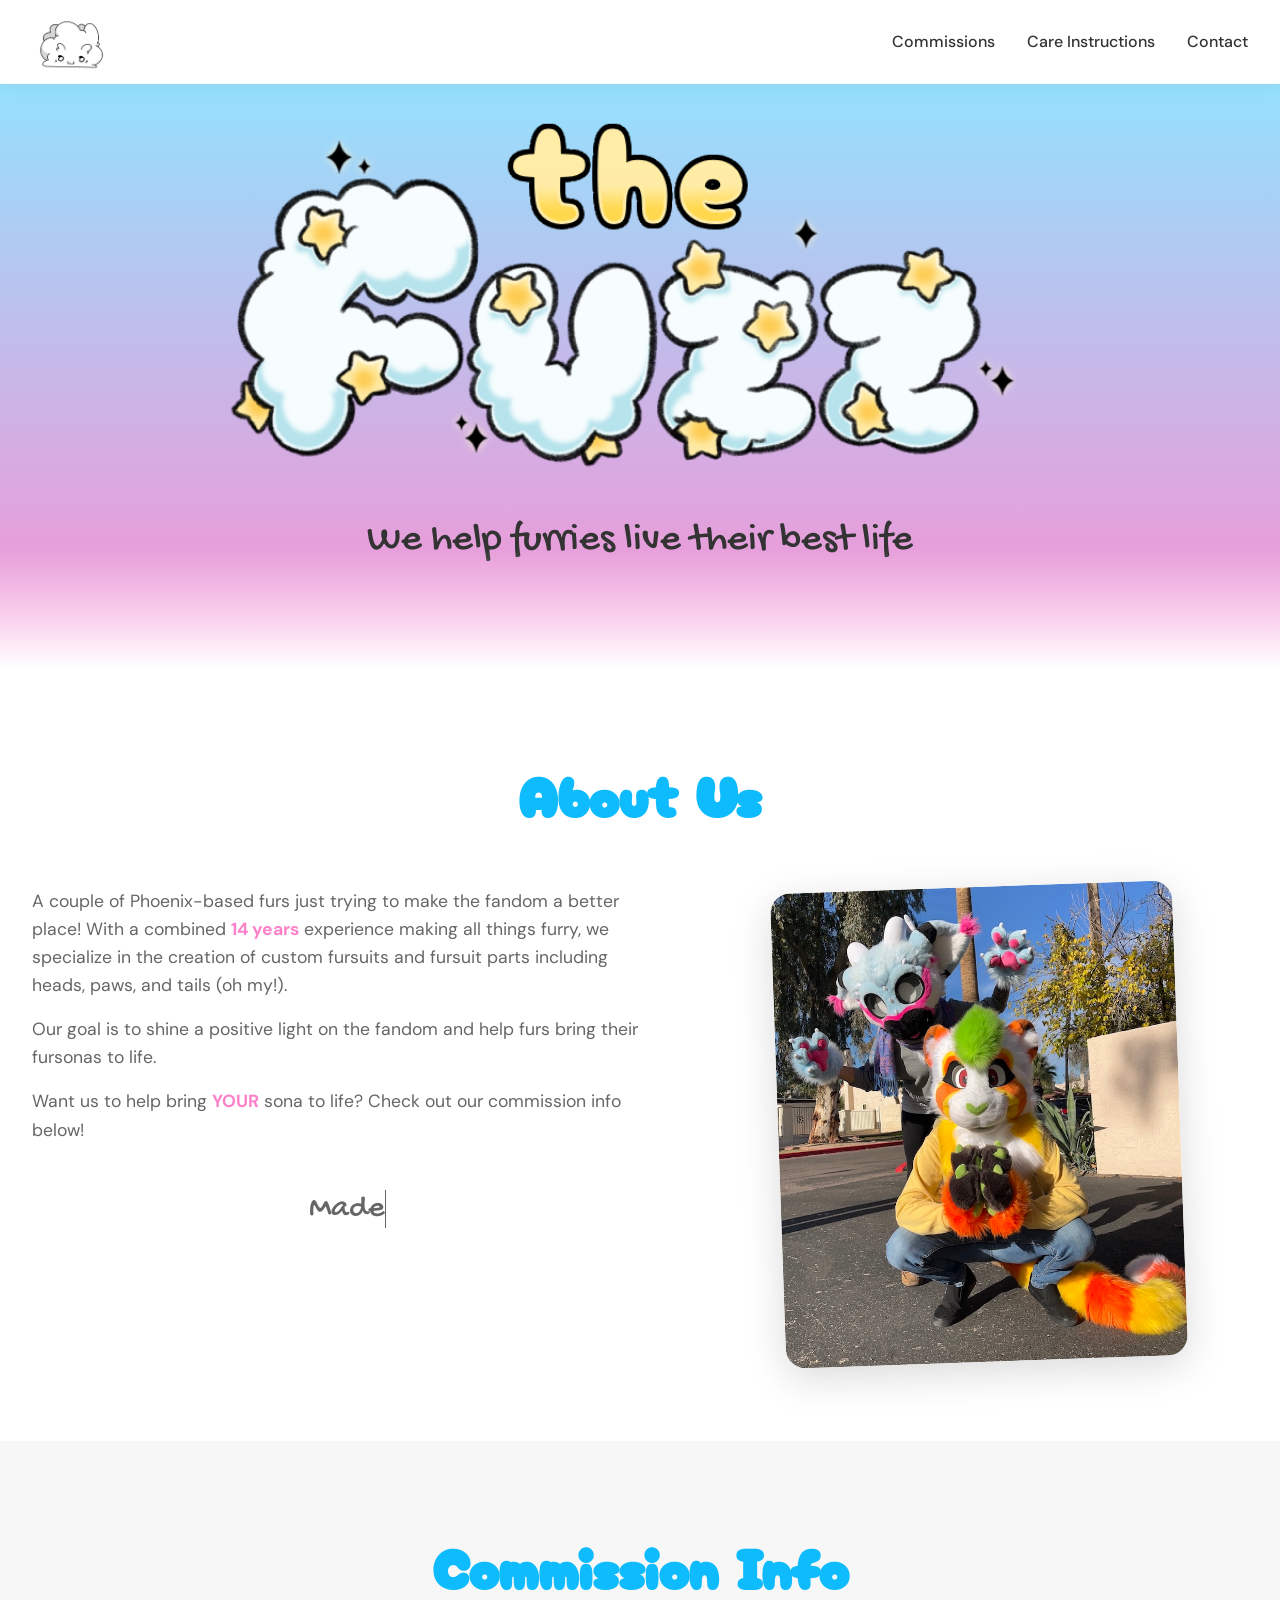
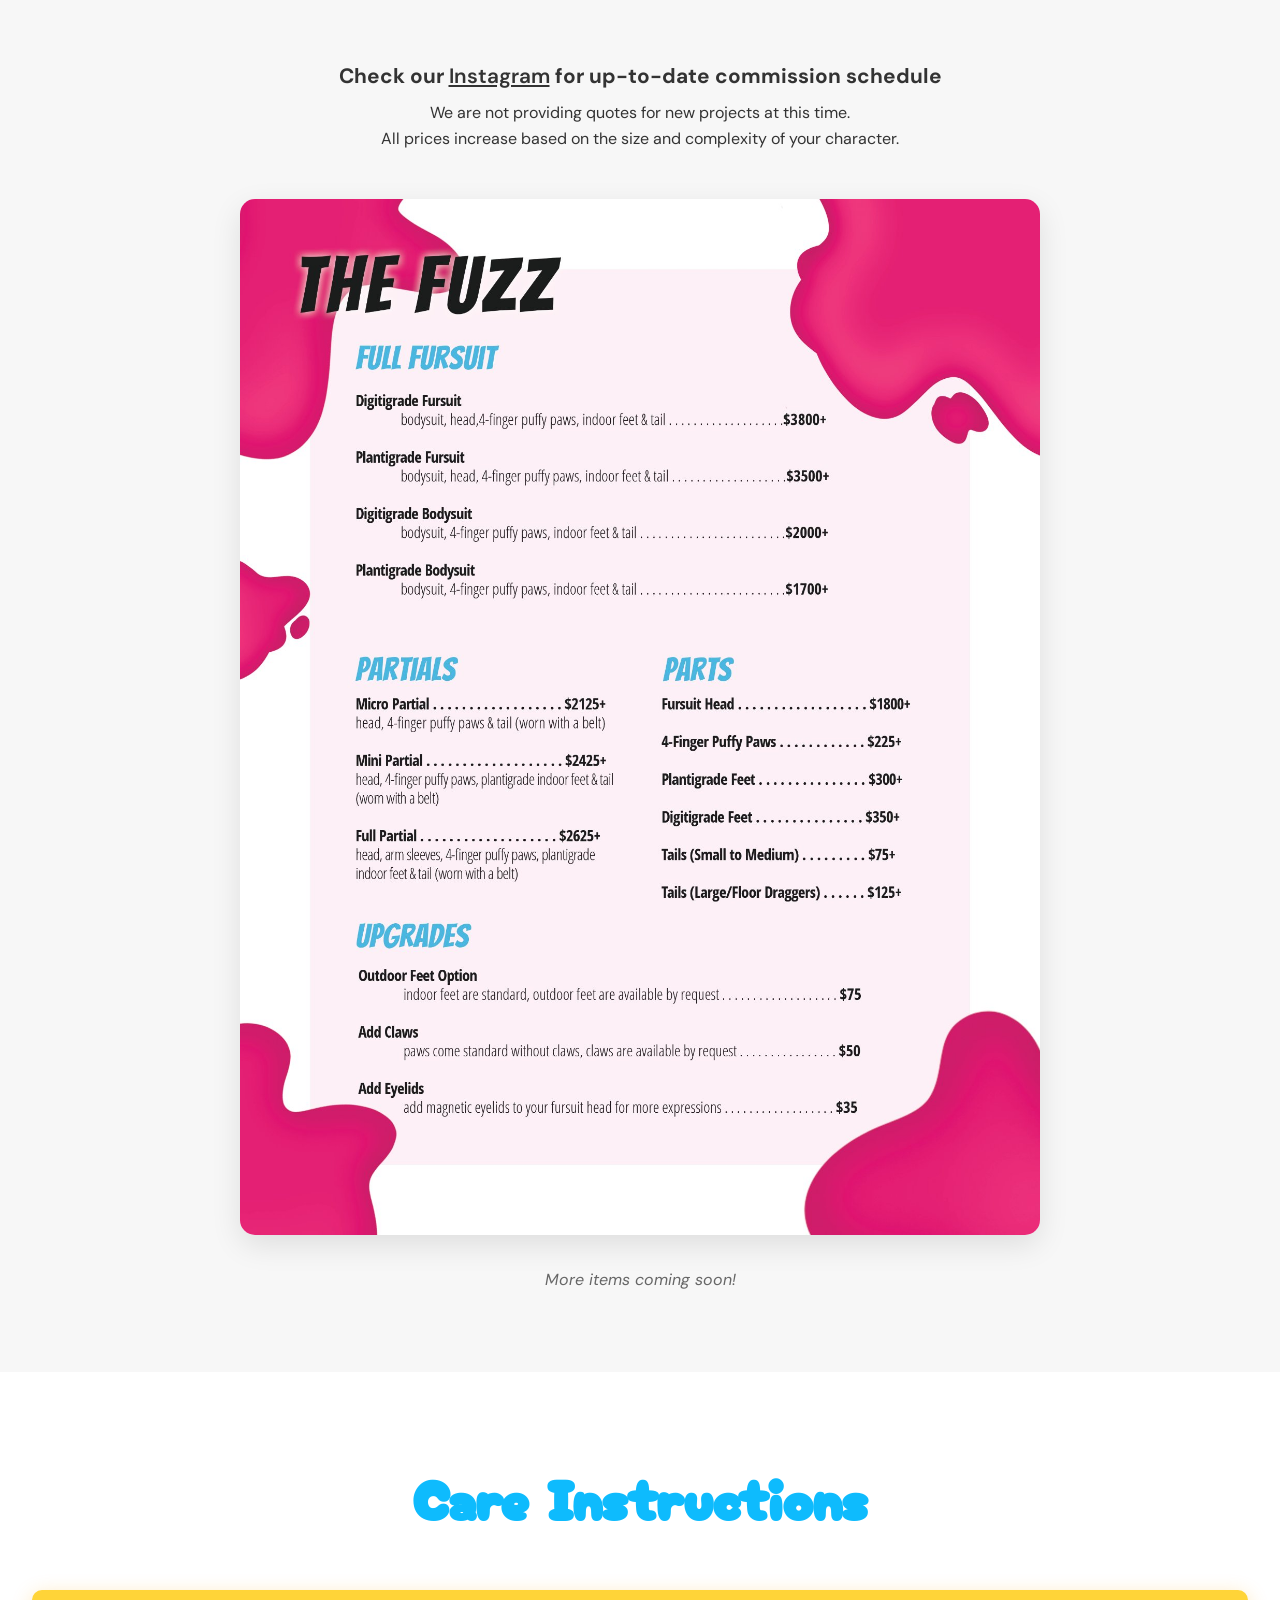
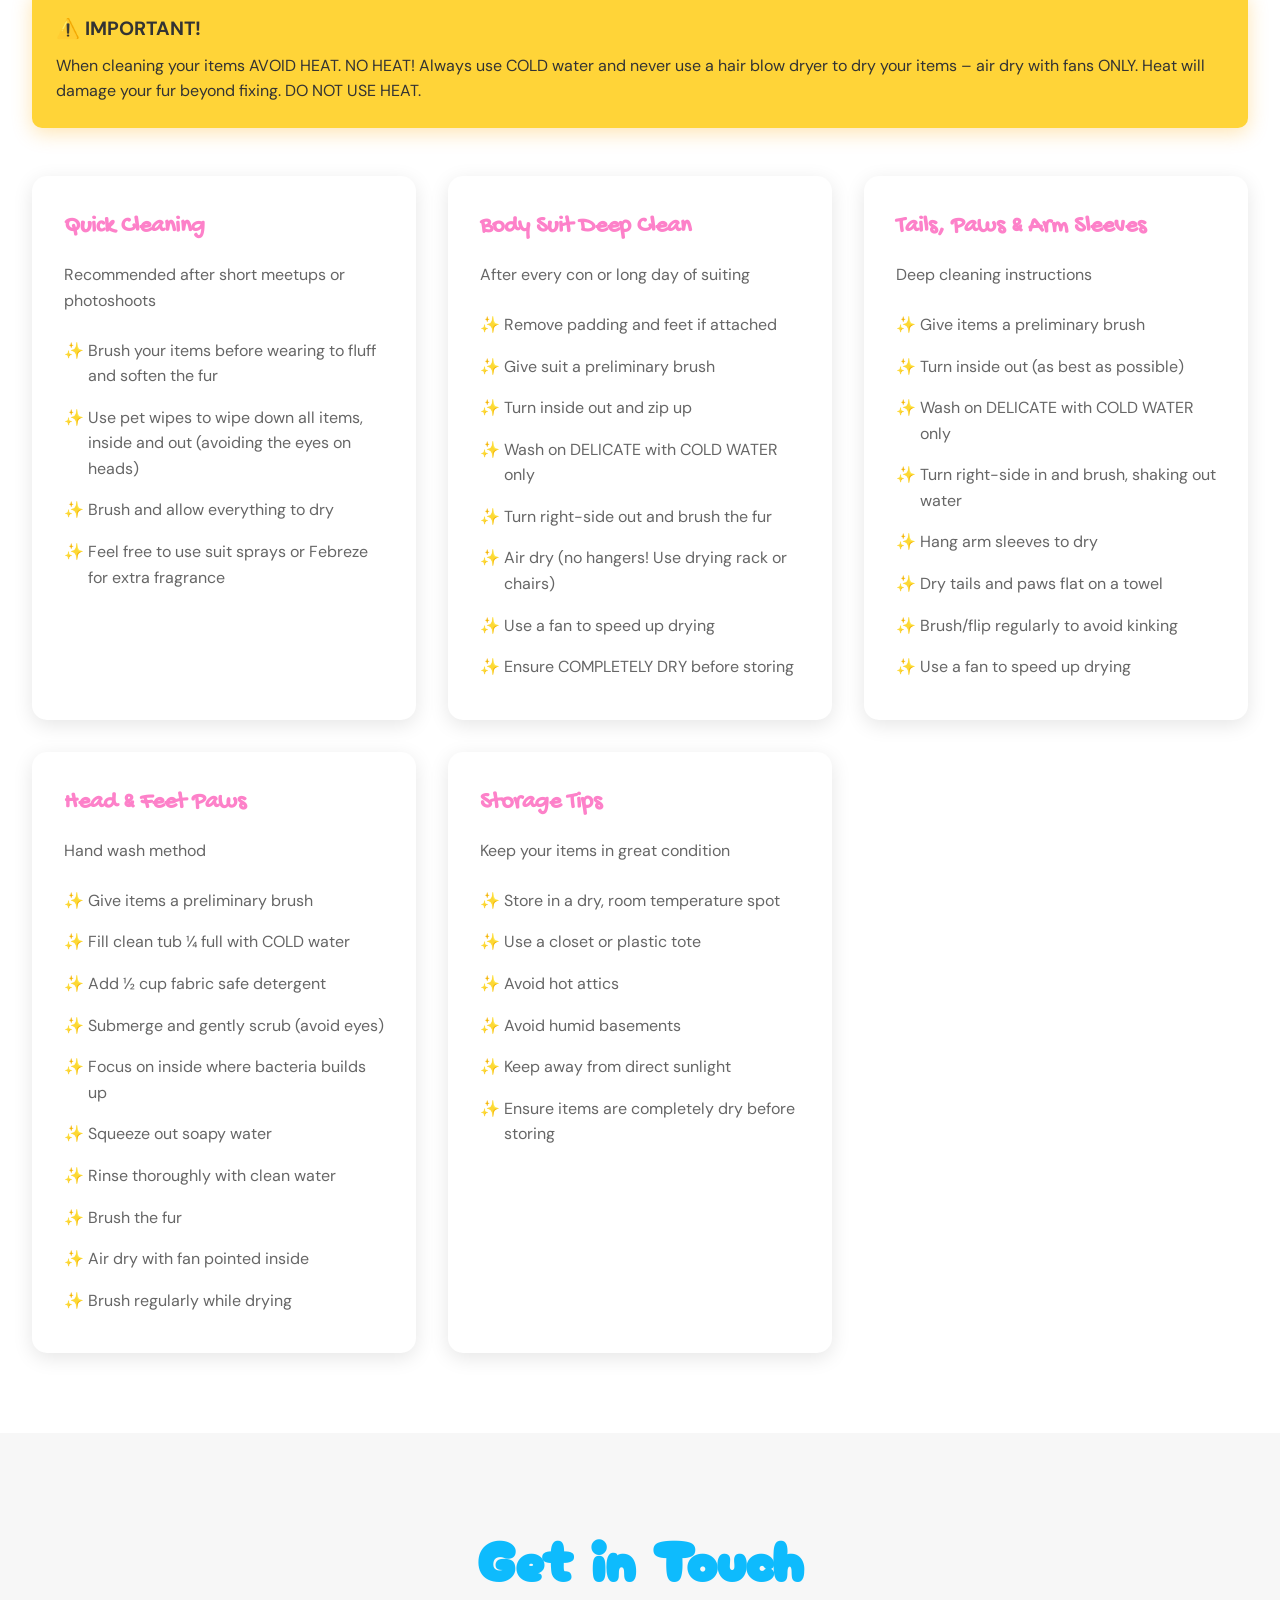
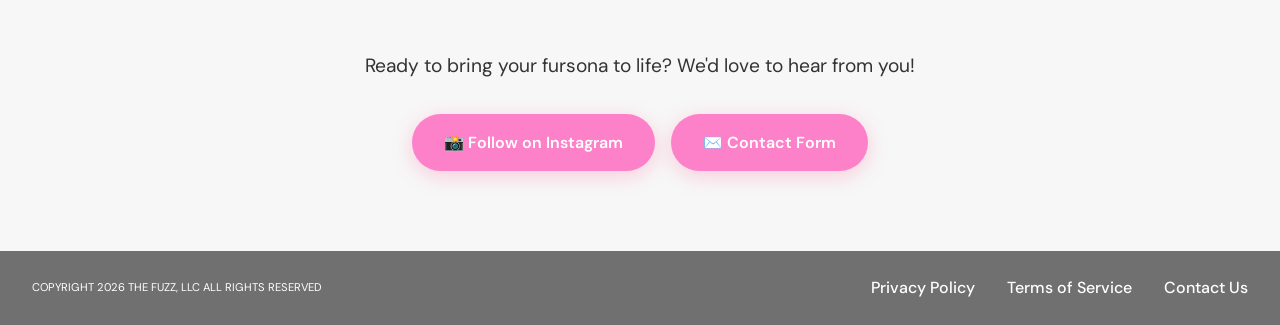
<file: index.html>
<!DOCTYPE html>
<html lang="en">
<head>
    <meta charset="UTF-8">
    <meta name="viewport" content="width=device-width, initial-scale=1.0">
    <title>The Fuzz | Custom Fursuits - Heads, Paws, Tails - OH MY!</title>
    <meta name="description" content="Phoenix-based custom fursuit makers with 14+ years experience. We specialize in custom fursuits and fursuit parts. Bring your fursona to life!">
    
    <link rel="preconnect" href="https://fonts.googleapis.com">
    <link rel="preconnect" href="https://fonts.gstatic.com" crossorigin>
    <link href="https://fonts.googleapis.com/css2?family=Cherry+Bomb+One&family=DM+Sans:wght@400;500;700&family=Fredoka:wght@400;600;700&family=Gochi+Hand&display=swap" rel="stylesheet">
    
    <link rel="stylesheet" href="styles.css">
</head>
<body>
    <!-- Navigation -->
    <nav id="navbar">
        <div class="nav-container">
            <a href="#home" class="logo">
                <img src="images/New Logo.png" alt="The Fuzz Logo">
            </a>
            <div class="menu-toggle" id="menuToggle">
                <span></span>
                <span></span>
                <span></span>
            </div>
            <ul class="nav-links" id="navLinks">
                <li><a href="#commissions">Commissions</a></li>
                <li><a href="#care">Care Instructions</a></li>
                <li><a href="https://docs.google.com/forms/d/e/1FAIpQLSfnLM-OTdppa73YeKTvmxFzulFz9ad2HIKQuMjfQakJCYizkQ/viewform" target="_blank">Contact</a></li>
            </ul>
        </div>
    </nav>

    <!-- Hero Section -->
    <section class="hero" id="home">
        <img src="images/fuzz_hero_image.PNG" alt="Heads, Paws, Tails - OH MY!" class="hero-image">
        <div class="hero-content">
            <p class="tagline">We help furries live their best life</p>
        </div>
    </section>

    <!-- About Section -->
    <section id="about">
        <h2 class="section-title">About Us</h2>
        <div class="about-content">
            <div class="about-text">
                <p>A couple of Phoenix-based furs just trying to make the fandom a better place! With a combined <strong>14 years</strong> experience making all things furry, we specialize in the creation of custom fursuits and fursuit parts including heads, paws, and tails (oh my!).</p>
                <p>Our goal is to shine a positive light on the fandom and help furs bring their fursonas to life.</p>
                <p>Want us to help bring <strong>YOUR</strong> sona to life? Check out our commission info below!</p>
                <p class="tagline typewriter-line" aria-label="Made for Furries. Made by Furries.">Made <span class="typewriter-fuzz"></span></p>
            </div>
            <div class="about-image">
                <img src="images/munchie_squeeks.JPEG" alt="Munchie and Squeeks, the creators of The Fuzz">
            </div>
        </div>
    </section>

    <!-- Commission Info Section -->
    <section id="commissions">
        <h2 class="section-title">Commission Info</h2>
        
        <div class="commission-note">
            <strong>Check our <a href="https://www.instagram.com/itssofuzzyy/" target="_blank">Instagram</a> for up-to-date commission schedule</strong>
            <p>We are not providing quotes for new projects at this time.</p>
            <p>All prices increase based on the size and complexity of your character.</p>
        </div>

        <div class="pricing-menu">
            <img src="[data-uri]" alt="The Fuzz Pricing Menu">
        </div>
        
        <p class="coming-soon">More items coming soon!</p>
    </section>

    <!-- Care Instructions Section -->
    <section id="care">
        <h2 class="section-title">Care Instructions</h2>
        
        <div class="warning-box">
            <strong>⚠️ IMPORTANT!</strong>
            <p>When cleaning your items AVOID HEAT. NO HEAT! Always use COLD water and never use a hair blow dryer to dry your items – air dry with fans ONLY. Heat will damage your fur beyond fixing. DO NOT USE HEAT.</p>
        </div>

        <div class="care-grid">
            <div class="care-card">
                <h3>Quick Cleaning</h3>
                <p class="care-subtitle">Recommended after short meetups or photoshoots</p>
                <ul>
                    <li>Brush your items before wearing to fluff and soften the fur</li>
                    <li>Use pet wipes to wipe down all items, inside and out (avoiding the eyes on heads)</li>
                    <li>Brush and allow everything to dry</li>
                    <li>Feel free to use suit sprays or Febreze for extra fragrance</li>
                </ul>
            </div>

            <div class="care-card">
                <h3>Body Suit Deep Clean</h3>
                <p class="care-subtitle">After every con or long day of suiting</p>
                <ul>
                    <li>Remove padding and feet if attached</li>
                    <li>Give suit a preliminary brush</li>
                    <li>Turn inside out and zip up</li>
                    <li>Wash on DELICATE with COLD WATER only</li>
                    <li>Turn right-side out and brush the fur</li>
                    <li>Air dry (no hangers! Use drying rack or chairs)</li>
                    <li>Use a fan to speed up drying</li>
                    <li>Ensure COMPLETELY DRY before storing</li>
                </ul>
            </div>

            <div class="care-card">
                <h3>Tails, Paws & Arm Sleeves</h3>
                <p class="care-subtitle">Deep cleaning instructions</p>
                <ul>
                    <li>Give items a preliminary brush</li>
                    <li>Turn inside out (as best as possible)</li>
                    <li>Wash on DELICATE with COLD WATER only</li>
                    <li>Turn right-side in and brush, shaking out water</li>
                    <li>Hang arm sleeves to dry</li>
                    <li>Dry tails and paws flat on a towel</li>
                    <li>Brush/flip regularly to avoid kinking</li>
                    <li>Use a fan to speed up drying</li>
                </ul>
            </div>

            <div class="care-card">
                <h3>Head & Feet Paws</h3>
                <p class="care-subtitle">Hand wash method</p>
                <ul>
                    <li>Give items a preliminary brush</li>
                    <li>Fill clean tub ¼ full with COLD water</li>
                    <li>Add ½ cup fabric safe detergent</li>
                    <li>Submerge and gently scrub (avoid eyes)</li>
                    <li>Focus on inside where bacteria builds up</li>
                    <li>Squeeze out soapy water</li>
                    <li>Rinse thoroughly with clean water</li>
                    <li>Brush the fur</li>
                    <li>Air dry with fan pointed inside</li>
                    <li>Brush regularly while drying</li>
                </ul>
            </div>

            <div class="care-card">
                <h3>Storage Tips</h3>
                <p class="care-subtitle">Keep your items in great condition</p>
                <ul>
                    <li>Store in a dry, room temperature spot</li>
                    <li>Use a closet or plastic tote</li>
                    <li>Avoid hot attics</li>
                    <li>Avoid humid basements</li>
                    <li>Keep away from direct sunlight</li>
                    <li>Ensure items are completely dry before storing</li>
                </ul>
            </div>
        </div>
    </section>

    <!-- Contact Section -->
    <section id="contact">
        <h2 class="section-title">Get in Touch</h2>
        <div class="contact-content">
            <p class="contact-intro">Ready to bring your fursona to life? We'd love to hear from you!</p>
            <div class="contact-buttons">
                <a href="https://www.instagram.com/itssofuzzyy/" class="contact-button primary" target="_blank">
                    📸 Follow on Instagram
                </a>
                <a href="https://goo.gl/forms/WeSsXRa6RvyVWK473" class="contact-button primary" target="_blank">
                    ✉️ Contact Form
                </a>
            </div>
        </div>
    </section>

    <!-- Footer -->
    <footer>
        <div class="footer-inner">
            <p class="footer-copyright">COPYRIGHT 2026 THE FUZZ, LLC ALL RIGHTS RESERVED</p>
            <ul class="footer-links">
                <li><a href="privacy-policy.html">Privacy Policy</a></li>
                <li><a href="terms-of-service.html">Terms of Service</a></li>
                <li><a href="https://docs.google.com/forms/d/e/1FAIpQLSfnLM-OTdppa73YeKTvmxFzulFz9ad2HIKQuMjfQakJCYizkQ/viewform" target="_blank">Contact Us</a></li>
            </ul>
        </div>
    </footer>

    <!-- Scroll to Top Button -->
    <div class="scroll-top" id="scrollTop">
        ↑
    </div>

    <script>
        // Mobile menu toggle
        const menuToggle = document.getElementById('menuToggle');
        const navLinks = document.getElementById('navLinks');
        
        menuToggle.addEventListener('click', () => {
            navLinks.classList.toggle('active');
        });
        
        // Close mobile menu when a link is clicked
        navLinks.querySelectorAll('a').forEach(link => {
            link.addEventListener('click', () => {
                navLinks.classList.remove('active');
            });
        });
        
        // Navbar scroll effect
        const navbar = document.getElementById('navbar');
        window.addEventListener('scroll', () => {
            if (window.scrollY > 50) {
                navbar.classList.add('scrolled');
            } else {
                navbar.classList.remove('scrolled');
            }
        });
        
        // Scroll to top button
        const scrollTop = document.getElementById('scrollTop');
        
        window.addEventListener('scroll', () => {
            if (window.scrollY > 300) {
                scrollTop.classList.add('visible');
            } else {
                scrollTop.classList.remove('visible');
            }
        });
        
        scrollTop.addEventListener('click', () => {
            window.scrollTo({
                top: 0,
                behavior: 'smooth'
            });
        });
    </script>
</body>
</html>
</file>
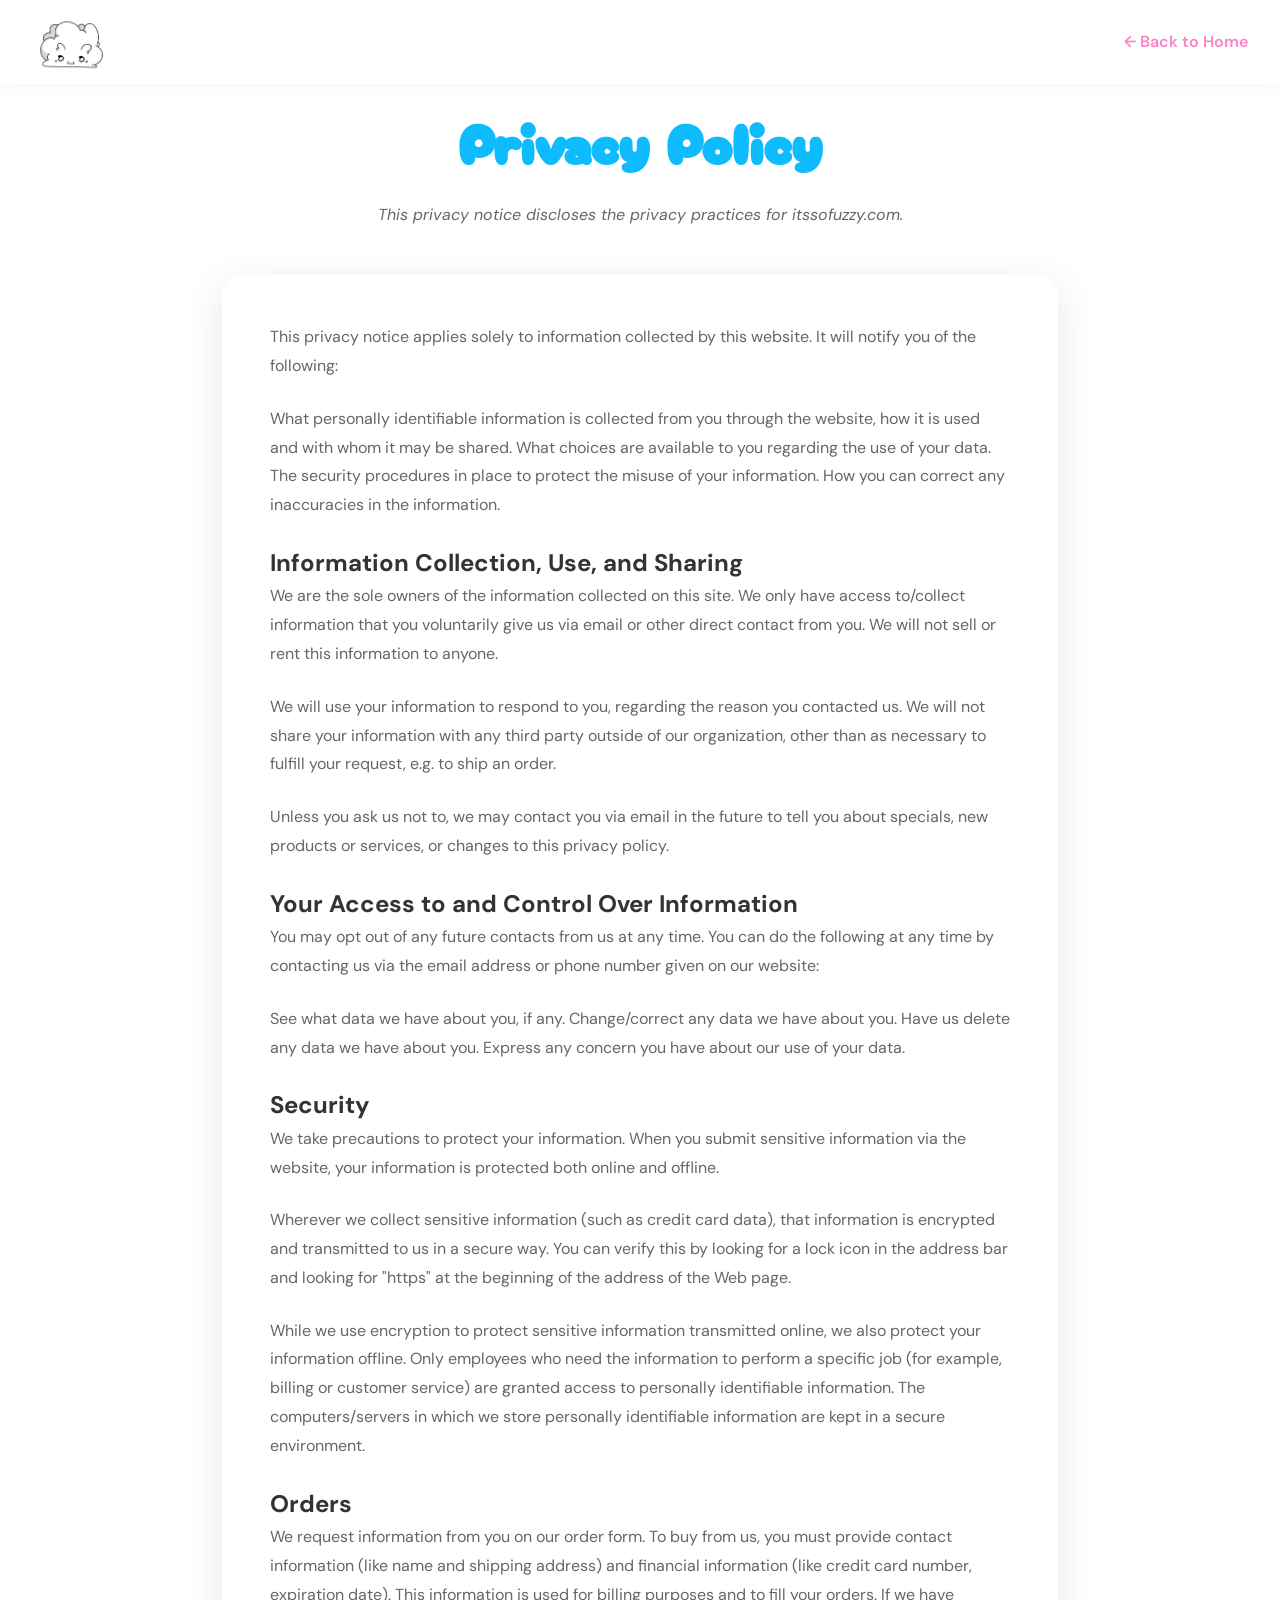
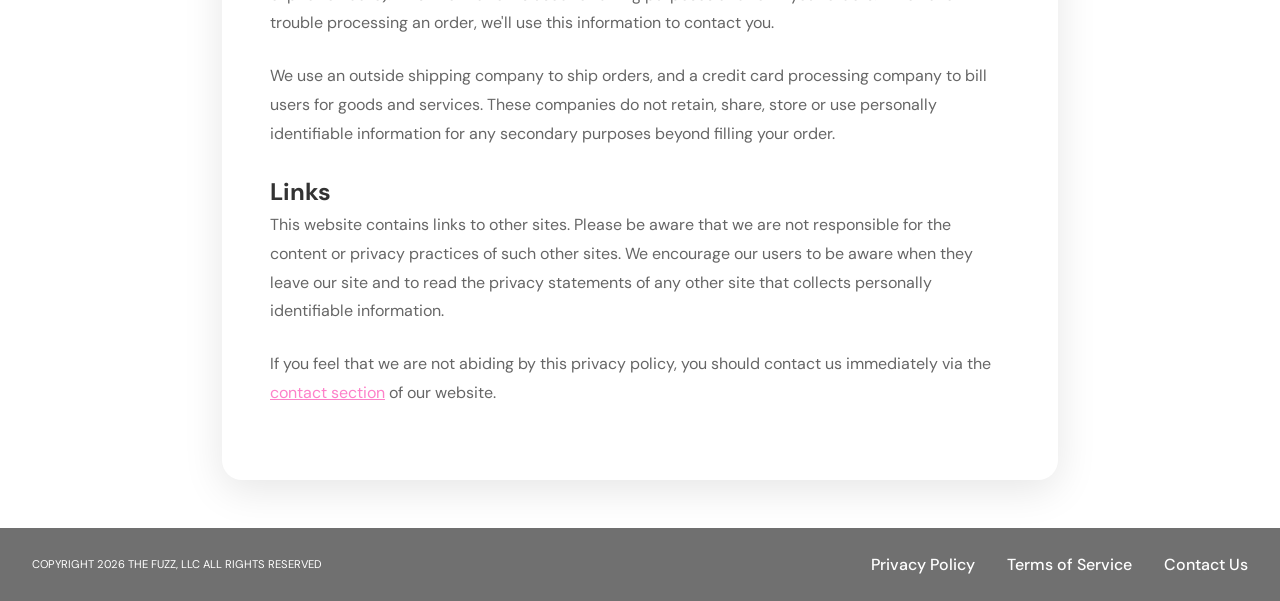
<file: privacy-policy.html>
<!DOCTYPE html>
<html lang="en">
<head>
    <meta charset="UTF-8">
    <meta name="viewport" content="width=device-width, initial-scale=1.0">
    <title>Privacy Policy - The Fuzz</title>
    <meta name="description" content="Privacy Policy for The Fuzz custom fursuit commissions">

    <link rel="preconnect" href="https://fonts.googleapis.com">
    <link rel="preconnect" href="https://fonts.gstatic.com" crossorigin>
    <link href="https://fonts.googleapis.com/css2?family=Cherry+Bomb+One&family=DM+Sans:wght@400;500;700&family=Fredoka:wght@400;600;700&family=Gochi+Hand&display=swap" rel="stylesheet">

    <link rel="stylesheet" href="styles.css">
</head>
<body>
    <!-- Navigation -->
    <nav>
        <div class="nav-container">
            <a href="index.html" class="logo">
                <img src="images/New Logo.png" alt="The Fuzz Logo">
            </a>
            <a href="index.html" class="back-link">← Back to Home</a>
        </div>
    </nav>

    <!-- Main Content -->
    <div class="container">
        <div class="terms-header">
            <h1>Privacy Policy</h1>
            <p>This privacy notice discloses the privacy practices for itssofuzzy.com.</p>
        </div>

        <div class="terms-content">
            <p>This privacy notice applies solely to information collected by this website. It will notify you of the following:</p>
            <p>What personally identifiable information is collected from you through the website, how it is used and with whom it may be shared. What choices are available to you regarding the use of your data. The security procedures in place to protect the misuse of your information. How you can correct any inaccuracies in the information.</p>

            <h2>Information Collection, Use, and Sharing</h2>
            <p>We are the sole owners of the information collected on this site. We only have access to/collect information that you voluntarily give us via email or other direct contact from you. We will not sell or rent this information to anyone.</p>
            <p>We will use your information to respond to you, regarding the reason you contacted us. We will not share your information with any third party outside of our organization, other than as necessary to fulfill your request, e.g. to ship an order.</p>
            <p>Unless you ask us not to, we may contact you via email in the future to tell you about specials, new products or services, or changes to this privacy policy.</p>

            <h2>Your Access to and Control Over Information</h2>
            <p>You may opt out of any future contacts from us at any time. You can do the following at any time by contacting us via the email address or phone number given on our website:</p>
            <p>See what data we have about you, if any. Change/correct any data we have about you. Have us delete any data we have about you. Express any concern you have about our use of your data.</p>

            <h2>Security</h2>
            <p>We take precautions to protect your information. When you submit sensitive information via the website, your information is protected both online and offline.</p>
            <p>Wherever we collect sensitive information (such as credit card data), that information is encrypted and transmitted to us in a secure way. You can verify this by looking for a lock icon in the address bar and looking for "https" at the beginning of the address of the Web page.</p>
            <p>While we use encryption to protect sensitive information transmitted online, we also protect your information offline. Only employees who need the information to perform a specific job (for example, billing or customer service) are granted access to personally identifiable information. The computers/servers in which we store personally identifiable information are kept in a secure environment.</p>

            <h2>Orders</h2>
            <p>We request information from you on our order form. To buy from us, you must provide contact information (like name and shipping address) and financial information (like credit card number, expiration date). This information is used for billing purposes and to fill your orders. If we have trouble processing an order, we'll use this information to contact you.</p>
            <p>We use an outside shipping company to ship orders, and a credit card processing company to bill users for goods and services. These companies do not retain, share, store or use personally identifiable information for any secondary purposes beyond filling your order.</p>

            <h2>Links</h2>
            <p>This website contains links to other sites. Please be aware that we are not responsible for the content or privacy practices of such other sites. We encourage our users to be aware when they leave our site and to read the privacy statements of any other site that collects personally identifiable information.</p>

            <p>If you feel that we are not abiding by this privacy policy, you should contact us immediately via the <a href="index.html#contact">contact section</a> of our website.</p>
        </div>
    </div>

    <!-- Footer -->
    <footer>
        <div class="footer-inner">
            <p class="footer-copyright">COPYRIGHT 2026 THE FUZZ, LLC ALL RIGHTS RESERVED</p>
            <ul class="footer-links">
                <li><a href="privacy-policy.html">Privacy Policy</a></li>
                <li><a href="terms-of-service.html">Terms of Service</a></li>
                <li><a href="index.html#contact">Contact Us</a></li>
            </ul>
        </div>
    </footer>
</body>
</html>
</file>
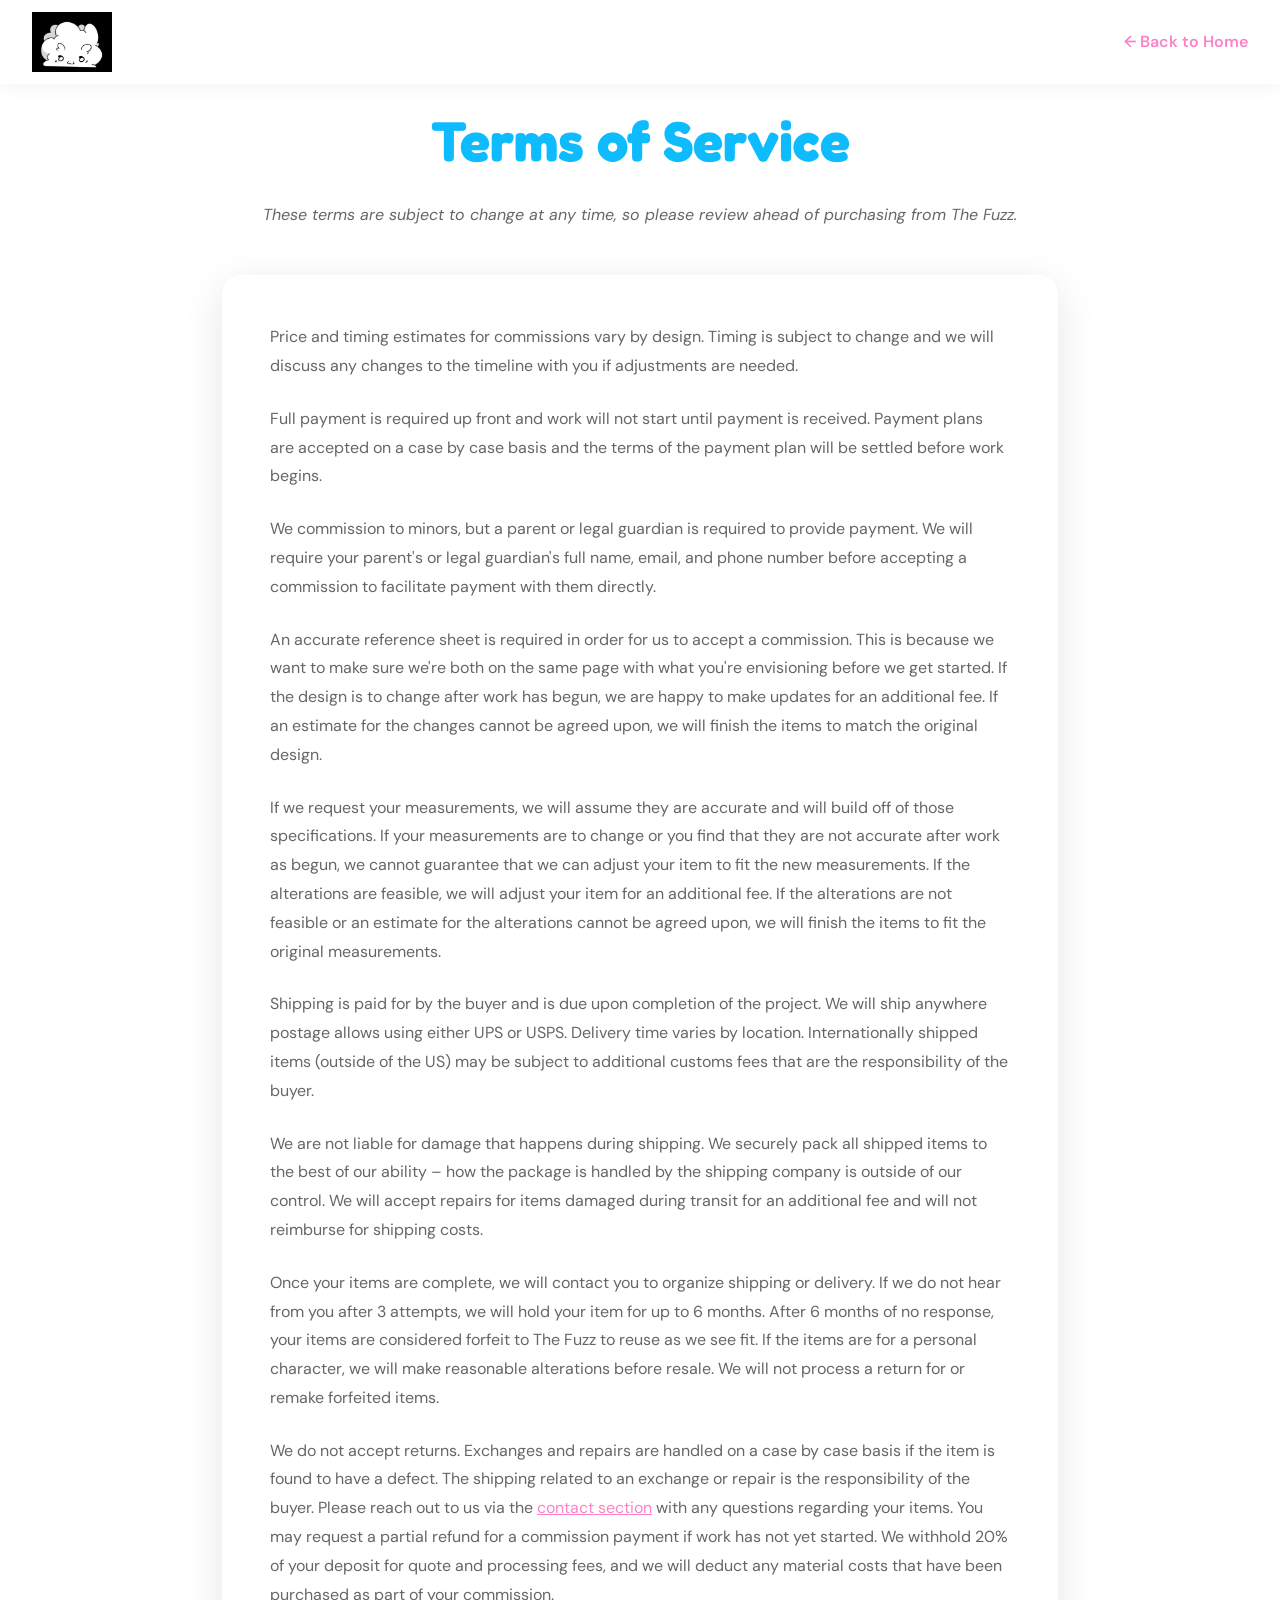
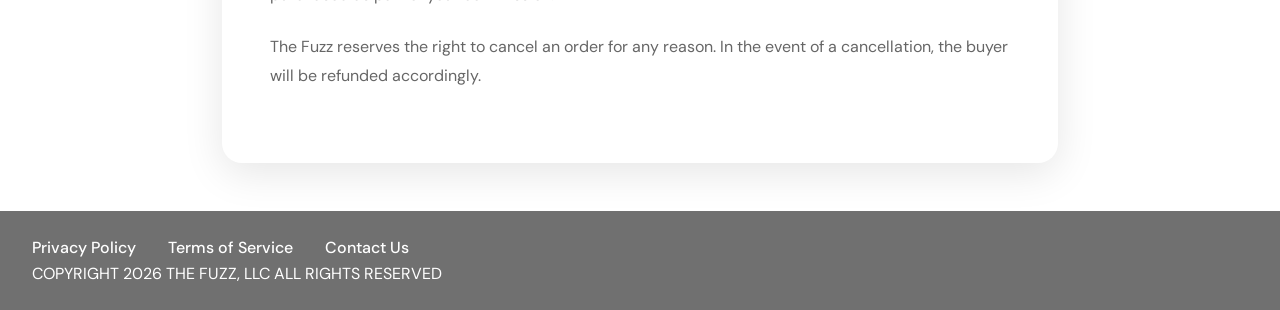
<file: term-of-service.html>
<!DOCTYPE html>
<html lang="en">
<head>
    <meta charset="UTF-8">
    <meta name="viewport" content="width=device-width, initial-scale=1.0">
    <title>Terms of Service - The Fuzz</title>
    <meta name="description" content="Terms of Service for The Fuzz custom fursuit commissions">
    
    <link rel="preconnect" href="https://fonts.googleapis.com">
    <link rel="preconnect" href="https://fonts.gstatic.com" crossorigin>
    <link href="https://fonts.googleapis.com/css2?family=Fredoka:wght@400;600;700&family=DM+Sans:wght@400;500;700&display=swap" rel="stylesheet">
    
    <link rel="stylesheet" href="styles.css">
</head>
<body>
    <!-- Navigation -->
    <nav>
        <div class="nav-container">
            <a href="index.html" class="logo">
                <img src="[data-uri]" alt="The Fuzz">
            </a>
            <a href="index.html" class="back-link">← Back to Home</a>
        </div>
    </nav>

    <!-- Main Content -->
    <div class="container">
        <div class="terms-header">
            <h1>Terms of Service</h1>
            <p>These terms are subject to change at any time, so please review ahead of purchasing from The Fuzz.</p>
        </div>
        
        <div class="terms-content">
            <p>Price and timing estimates for commissions vary by design. Timing is subject to change and we will discuss any changes to the timeline with you if adjustments are needed.</p>

            <p>Full payment is required up front and work will not start until payment is received. Payment plans are accepted on a case by case basis and the terms of the payment plan will be settled before work begins.</p>

            <p>We commission to minors, but a parent or legal guardian is required to provide payment. We will require your parent's or legal guardian's full name, email, and phone number before accepting a commission to facilitate payment with them directly.</p>

            <p>An accurate reference sheet is required in order for us to accept a commission. This is because we want to make sure we're both on the same page with what you're envisioning before we get started. If the design is to change after work has begun, we are happy to make updates for an additional fee. If an estimate for the changes cannot be agreed upon, we will finish the items to match the original design.</p>

            <p>If we request your measurements, we will assume they are accurate and will build off of those specifications. If your measurements are to change or you find that they are not accurate after work as begun, we cannot guarantee that we can adjust your item to fit the new measurements. If the alterations are feasible, we will adjust your item for an additional fee. If the alterations are not feasible or an estimate for the alterations cannot be agreed upon, we will finish the items to fit the original measurements.</p>

            <p>Shipping is paid for by the buyer and is due upon completion of the project. We will ship anywhere postage allows using either UPS or USPS. Delivery time varies by location. Internationally shipped items (outside of the US) may be subject to additional customs fees that are the responsibility of the buyer.</p>

            <p>We are not liable for damage that happens during shipping. We securely pack all shipped items to the best of our ability – how the package is handled by the shipping company is outside of our control. We will accept repairs for items damaged during transit for an additional fee and will not reimburse for shipping costs.</p>

            <p>Once your items are complete, we will contact you to organize shipping or delivery. If we do not hear from you after 3 attempts, we will hold your item for up to 6 months. After 6 months of no response, your items are considered forfeit to The Fuzz to reuse as we see fit. If the items are for a personal character, we will make reasonable alterations before resale. We will not process a return for or remake forfeited items.</p>

            <p>We do not accept returns. Exchanges and repairs are handled on a case by case basis if the item is found to have a defect. The shipping related to an exchange or repair is the responsibility of the buyer. Please reach out to us via the <a href="index.html#contact">contact section</a> with any questions regarding your items. You may request a partial refund for a commission payment if work has not yet started. We withhold 20% of your deposit for quote and processing fees, and we will deduct any material costs that have been purchased as part of your commission.</p>

            <p>The Fuzz reserves the right to cancel an order for any reason. In the event of a cancellation, the buyer will be refunded accordingly.</p>
        </div>
    </div>

    <!-- Footer -->
    <footer>
        <div class="footer-links">
            <a href="http://itssofuzzy.com/privacy-policy/">Privacy Policy</a>
            <a href="terms.html">Terms of Service</a>
            <a href="index.html#contact">Contact Us</a>
        </div>
        <p>COPYRIGHT 2026 THE FUZZ, LLC ALL RIGHTS RESERVED</p>
    </footer>
</body>
</html>
</file>
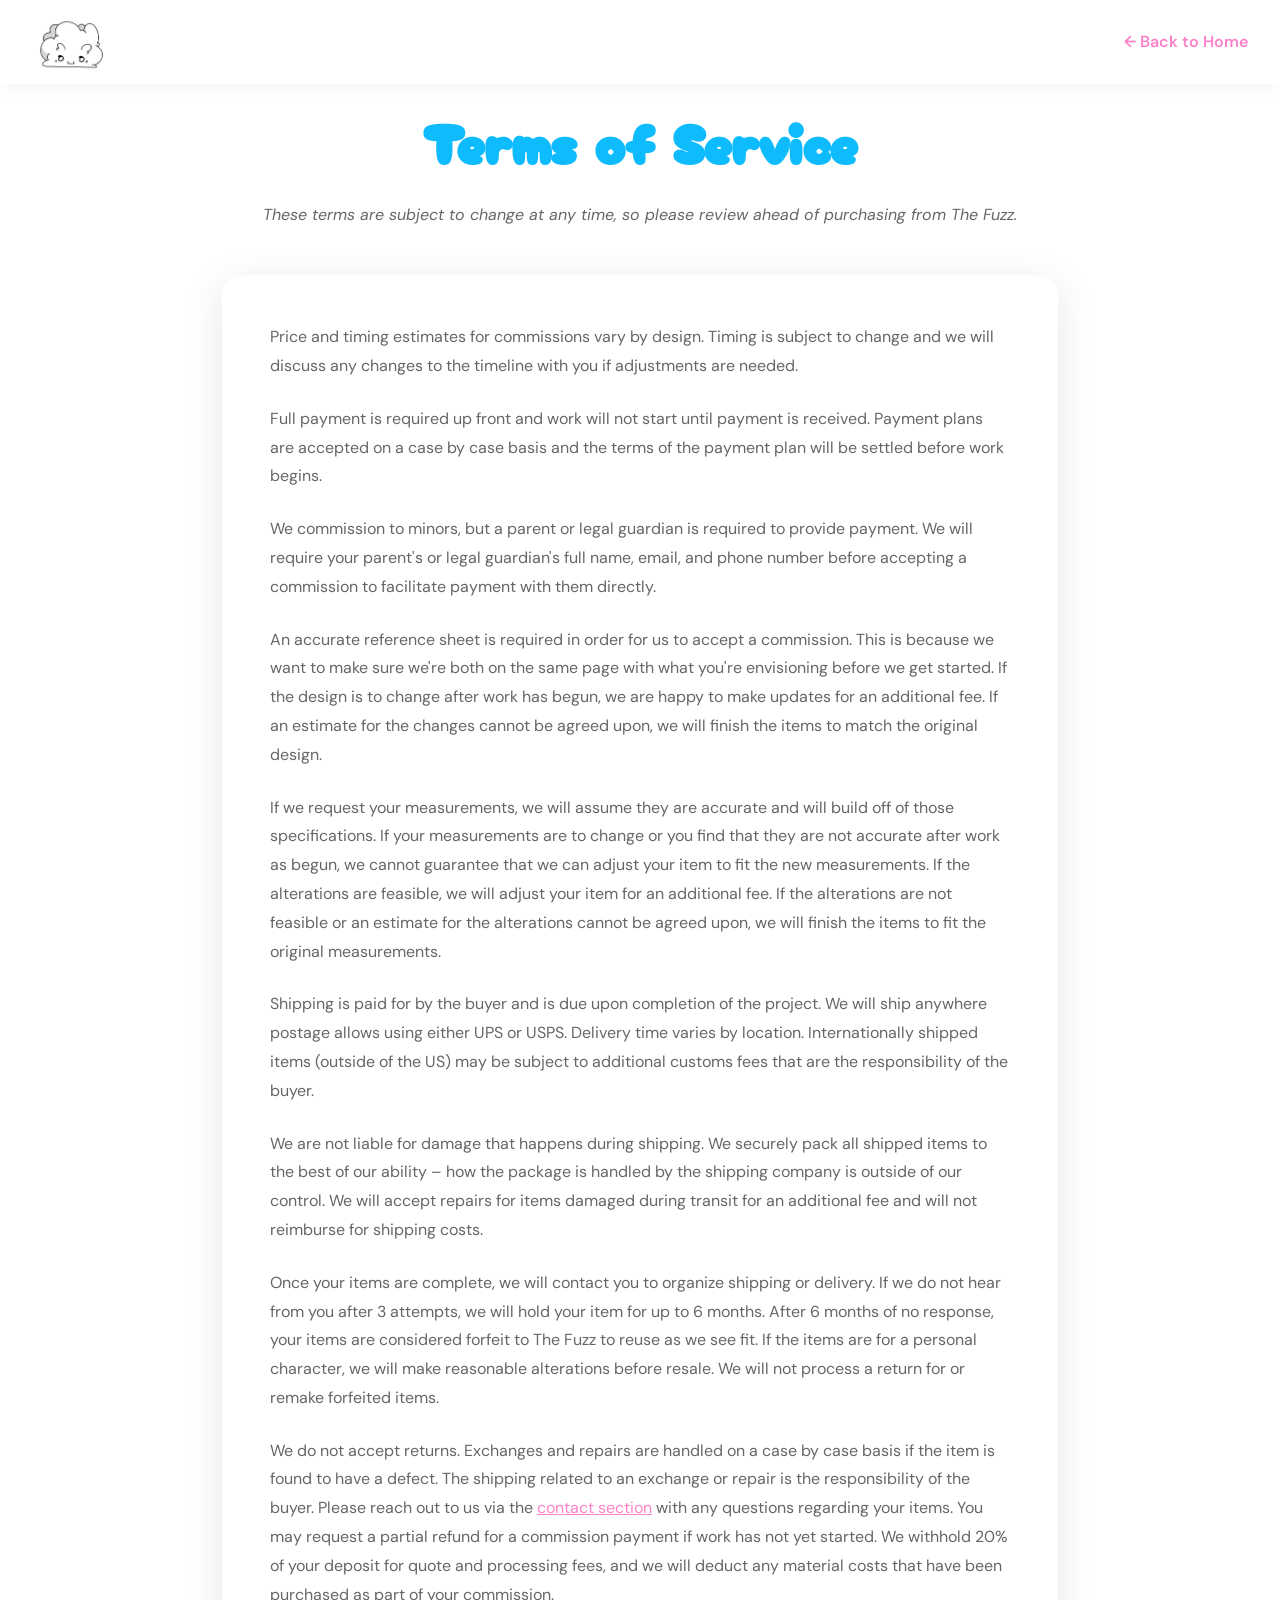
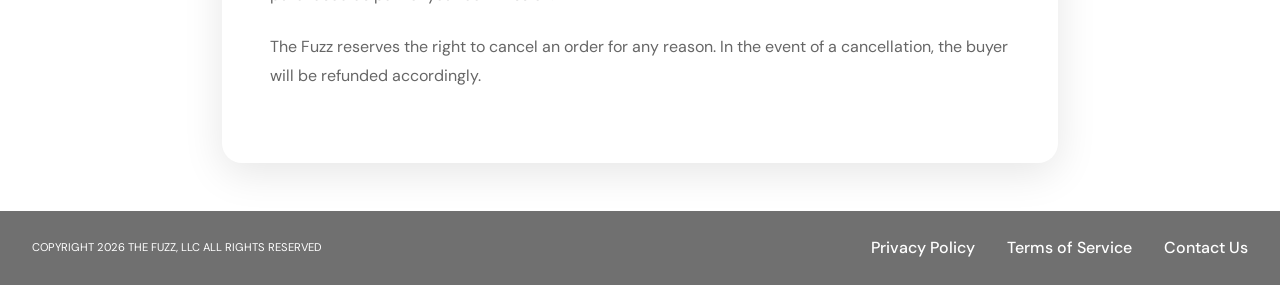
<file: terms-of-service.html>
<!DOCTYPE html>
<html lang="en">
<head>
    <meta charset="UTF-8">
    <meta name="viewport" content="width=device-width, initial-scale=1.0">
    <title>Terms of Service - The Fuzz</title>
    <meta name="description" content="Terms of Service for The Fuzz custom fursuit commissions">
    
    <link rel="preconnect" href="https://fonts.googleapis.com">
    <link rel="preconnect" href="https://fonts.gstatic.com" crossorigin>
    <link href="https://fonts.googleapis.com/css2?family=Cherry+Bomb+One&family=DM+Sans:wght@400;500;700&family=Fredoka:wght@400;600;700&family=Gochi+Hand&display=swap" rel="stylesheet">
    
    <link rel="stylesheet" href="styles.css">
</head>
<body>
    <!-- Navigation -->
    <nav>
        <div class="nav-container">
            <a href="index.html" class="logo">
                <img src="images/New Logo.png" alt="The Fuzz Logo">
            </a>
            <a href="index.html" class="back-link">← Back to Home</a>
        </div>
    </nav>

    <!-- Main Content -->
    <div class="container">
        <div class="terms-header">
            <h1>Terms of Service</h1>
            <p>These terms are subject to change at any time, so please review ahead of purchasing from The Fuzz.</p>
        </div>
        
        <div class="terms-content">
            <p>Price and timing estimates for commissions vary by design. Timing is subject to change and we will discuss any changes to the timeline with you if adjustments are needed.</p>

            <p>Full payment is required up front and work will not start until payment is received. Payment plans are accepted on a case by case basis and the terms of the payment plan will be settled before work begins.</p>

            <p>We commission to minors, but a parent or legal guardian is required to provide payment. We will require your parent's or legal guardian's full name, email, and phone number before accepting a commission to facilitate payment with them directly.</p>

            <p>An accurate reference sheet is required in order for us to accept a commission. This is because we want to make sure we're both on the same page with what you're envisioning before we get started. If the design is to change after work has begun, we are happy to make updates for an additional fee. If an estimate for the changes cannot be agreed upon, we will finish the items to match the original design.</p>

            <p>If we request your measurements, we will assume they are accurate and will build off of those specifications. If your measurements are to change or you find that they are not accurate after work as begun, we cannot guarantee that we can adjust your item to fit the new measurements. If the alterations are feasible, we will adjust your item for an additional fee. If the alterations are not feasible or an estimate for the alterations cannot be agreed upon, we will finish the items to fit the original measurements.</p>

            <p>Shipping is paid for by the buyer and is due upon completion of the project. We will ship anywhere postage allows using either UPS or USPS. Delivery time varies by location. Internationally shipped items (outside of the US) may be subject to additional customs fees that are the responsibility of the buyer.</p>

            <p>We are not liable for damage that happens during shipping. We securely pack all shipped items to the best of our ability – how the package is handled by the shipping company is outside of our control. We will accept repairs for items damaged during transit for an additional fee and will not reimburse for shipping costs.</p>

            <p>Once your items are complete, we will contact you to organize shipping or delivery. If we do not hear from you after 3 attempts, we will hold your item for up to 6 months. After 6 months of no response, your items are considered forfeit to The Fuzz to reuse as we see fit. If the items are for a personal character, we will make reasonable alterations before resale. We will not process a return for or remake forfeited items.</p>

            <p>We do not accept returns. Exchanges and repairs are handled on a case by case basis if the item is found to have a defect. The shipping related to an exchange or repair is the responsibility of the buyer. Please reach out to us via the <a href="index.html#contact">contact section</a> with any questions regarding your items. You may request a partial refund for a commission payment if work has not yet started. We withhold 20% of your deposit for quote and processing fees, and we will deduct any material costs that have been purchased as part of your commission.</p>

            <p>The Fuzz reserves the right to cancel an order for any reason. In the event of a cancellation, the buyer will be refunded accordingly.</p>
        </div>
    </div>

    <!-- Footer -->
    <footer>
        <div class="footer-inner">
            <p class="footer-copyright">COPYRIGHT 2026 THE FUZZ, LLC ALL RIGHTS RESERVED</p>
            <ul class="footer-links">
                <li><a href="privacy-policy.html">Privacy Policy</a></li>
                <li><a href="terms.html">Terms of Service</a></li>
                <li><a href="index.html#contact">Contact Us</a></li>
            </ul>
        </div>
    </footer>
</body>
</html>
</file>
<file: styles.css>
:root {
    --primary: #fd81c9;
    --primary-dark: #f60099;
    --secondary: #0ebbfd;
    --accent: #ffd438;
    --dark: #000000;
    --light: #F7F7F7;
    --white: #FFFFFF;
    --text: #333333;
    --text-light: #666666;
    --gradient: linear-gradient(to bottom, #94e1fe, #f60099);
}

* {
    margin: 0;
    padding: 0;
    box-sizing: border-box;
}

html {
    scroll-behavior: smooth;
}

body {
    font-family: Calibri, 'DM Sans', sans-serif;
    color: var(--text);
    line-height: 1.6;
    overflow-x: hidden;
}

/* Navigation */
nav {
    position: fixed;
    top: 0;
    width: 100%;
    background: rgba(255, 255, 255, 0.95);
    backdrop-filter: blur(10px);
    box-shadow: 0 2px 20px rgba(0, 0, 0, 0.05);
    z-index: 1000;
    transition: all 0.3s ease;
}

nav.scrolled {
    box-shadow: 0 2px 30px rgba(0, 0, 0, 0.1);
}

.nav-container {
    max-width: 1400px;
    margin: 0 auto;
    padding: 0.75rem 2rem;
    display: flex;
    justify-content: space-between;
    align-items: center;
}

.logo {
    display: flex;
    align-items: center;
    text-decoration: none;
    transition: transform 0.3s ease;
}

.logo:hover {
    transform: scale(1.05);
}

.logo img {
    height: 60px;
    width: auto;
}

.nav-links {
    display: flex;
    gap: 2rem;
    list-style: none;
}

.nav-links a {
    color: var(--text);
    text-decoration: none;
    font-weight: 500;
    position: relative;
    transition: color 0.3s ease;
}

.nav-links a::after {
    content: '';
    position: absolute;
    bottom: -5px;
    left: 0;
    width: 0;
    height: 3px;
    background: var(--primary-dark);
    transition: width 0.3s ease;
}

.nav-links a:hover {
    color: var(--primary);
}

.nav-links a:hover::after {
    width: 100%;
}

/* Back link (Terms of Service page) */
.back-link {
    color: var(--primary);
    text-decoration: none;
    font-weight: 600;
    transition: color 0.3s ease;
}

.back-link:hover {
    color: var(--primary-dark);
}

/* Mobile Menu Toggle */
.menu-toggle {
    display: none;
    flex-direction: column;
    cursor: pointer;
    gap: 5px;
}

.menu-toggle span {
    width: 25px;
    height: 3px;
    background: var(--primary);
    transition: all 0.3s ease;
}

/* Hero Section */
.hero {
    margin-top: 80px;
    margin-left: 0;
    margin-right: 0;
    max-width: 100%;
    padding: 0;
    position: relative;
    background: linear-gradient(to bottom, #94e1fe, #fb8ed2);
    display: flex;
    flex-direction: column;
    align-items: center;
    justify-content: center;
    text-align: center;
    overflow: visible;
}

.hero::after {
    content: '';
    position: absolute;
    bottom: 0;
    left: 0;
    right: 0;
    height: 120px;
    background: linear-gradient(to bottom, transparent, white);
    pointer-events: none;
    z-index: 1;
}

.hero-image {
    width: 100%;
    display: block;
}

.hero-content {
    max-width: 800px;
    padding: .15rem 2rem 4.5rem;
    animation: fadeInUp 1s ease;
}

@keyframes fadeInUp {
    from {
        opacity: 0;
        transform: translateY(30px);
    }
    to {
        opacity: 1;
        transform: translateY(0);
    }
}

.hero h1 {
    font-family: 'Cherry Bomb One', 'Fredoka', sans-serif;
    font-size: clamp(2.5rem, 6vw, 4rem);
    font-weight: 700;
    margin-bottom: 1rem;
    background: var(--secondary);
    -webkit-background-clip: text;
    -webkit-text-fill-color: transparent;
    background-clip: text;
}

.hero p {
    font-size: 2.5rem;
    margin-bottom: 1.5rem;
    color: var(--text);
    font-weight: 500;
}

.tagline {
    font-family: 'Gochi Hand', cursive;
    font-size: clamp(0.9rem, 2vw, 1.2rem);
    color: var(--text-light);
    margin-bottom: 2rem;
}

.cta-button {
    display: inline-block;
    padding: 1rem 2.5rem;
    background: var(--primary);
    color: var(--white);
    text-decoration: none;
    border-radius: 50px;
    font-weight: 700;
    font-size: 1.1rem;
    transition: all 0.3s ease;
    box-shadow: 0 4px 20px rgba(255, 107, 157, 0.3);
}

.cta-button:hover {
    transform: translateY(-3px);
    box-shadow: 0 6px 30px rgba(255, 107, 157, 0.4);
    background: var(--primary-dark);
}

/* Section Styling */
section {
    padding: 5rem 2rem;
    max-width: 1400px;
    margin: 0 auto;
}

section:nth-child(even) {
    background: var(--light);
}

section.hero {
    background: linear-gradient(to bottom, #94e1fe, #fb8ed2);
}

.section-title {
    font-family: 'Cherry Bomb One', 'Fredoka', sans-serif;
    font-size: clamp(2.5rem, 5vw, 3.5rem);
    font-weight: 700;
    text-align: center;
    margin-bottom: 3rem;
    background: var(--secondary);
    -webkit-background-clip: text;
    -webkit-text-fill-color: transparent;
    background-clip: text;
}

/* About Section */
.about-content {
    display: grid;
    grid-template-columns: 1fr .85fr;
    gap: 3rem;
    align-items: stretch;
}

.about-text h3 {
    font-family: 'Gochi Hand', 'Fredoka', sans-serif;
    font-size: 1.75rem;
    color: var(--text);
    margin-bottom: 1rem;
}

.about-text p {
    font-size: 1.1rem;
    margin-bottom: 1rem;
    color: var(--text-light);
}

.about-text strong {
    color: var(--primary);
    font-weight: 700;
}

.about-image {
    border-radius: 20px;
    overflow: hidden;
    box-shadow: 0 10px 40px rgba(0, 0, 0, 0.15);
    transform: rotate(-2deg);
    transition: transform 0.3s ease;
    width: 75%;
    margin: auto;
}

.about-image:hover {
    transform: rotate(0deg) scale(1.02);
}

/* Typewriter effect */
.about-text .typewriter-line {
    text-align: center;
    margin-top: 2.5rem;
    font-size: 2rem;
}

.typewriter-fuzz {
    --caret: currentcolor;
}

.typewriter-fuzz::before {
    content: "";
    animation: typewriterFuzz 12s infinite;
}

.typewriter-fuzz::after {
    content: "";
    border-right: 1px solid var(--caret);
    animation: blink 0.5s linear infinite;
}

@keyframes blink {
    0%, 100% { opacity: 1; }
    50% { opacity: 0; }
}

@keyframes typewriterFuzz {
    /* "for Furries." — type then delete */
     0.0%, 48.0% { content: ""; }
     1.5%, 46.5% { content: "f"; }
     3.0%, 45.0% { content: "fo"; }
     4.5%, 43.5% { content: "for"; }
     6.0%, 42.0% { content: "for "; }
     7.5%, 40.5% { content: "for F"; }
     9.0%, 39.0% { content: "for Fu"; }
    10.5%, 37.5% { content: "for Fur"; }
    12.0%, 36.0% { content: "for Furr"; }
    13.5%, 34.5% { content: "for Furri"; }
    15.0%, 33.0% { content: "for Furrie"; }
    16.5%, 31.5% { content: "for Furries"; }
    18.0%, 30.0% { content: "for Furries."; }

    /* "by Furries." — type then delete */
    52.0%, 97.0% { content: ""; }
    53.5%, 95.5% { content: "b"; }
    55.0%, 94.0% { content: "by"; }
    56.5%, 92.5% { content: "by "; }
    58.0%, 91.0% { content: "by F"; }
    59.5%, 89.5% { content: "by Fu"; }
    61.0%, 88.0% { content: "by Fur"; }
    62.5%, 86.5% { content: "by Furr"; }
    64.0%, 85.0% { content: "by Furri"; }
    65.5%, 83.5% { content: "by Furrie"; }
    67.0%, 82.0% { content: "by Furries"; }
    68.5%, 80.5% { content: "by Furries."; }
}

@media (prefers-reduced-motion) {
    .typewriter-fuzz::after {
        animation: none;
    }

    @keyframes typewriterFuzzSimple {
        0%, 49% { content: "for Furries."; }
        50%, 100% { content: "by Furries."; }
    }

    .typewriter-fuzz::before {
        content: "for Furries.";
        animation: typewriterFuzzSimple 8s linear infinite;
    }
}

.about-image img {
    width: 100%;
    height: 100%;
    display: block;
    object-fit: cover;
    object-position: center;
}

/* Commission Info */
.commission-note {
    color: var(--text);
    border-radius: 15px;
    text-align: center;
    margin-bottom: 3rem;
}

.commission-note strong {
    font-size: 1.3rem;
    display: block;
    margin-bottom: 0.5rem;
}

.commission-note a {
    color: var(--text);
    text-decoration: underline;
    font-weight: 600;
    transition: color 0.3s ease;
}

.commission-note a:hover {
    color: var(--primary);
    text-decoration: underline;
}

.pricing-menu {
    max-width: 800px;
    margin: 0 auto;
    background: white;
    border-radius: 15px;
    overflow: hidden;
    box-shadow: 0 10px 30px rgba(0, 0, 0, 0.1);
}

.pricing-menu img {
    width: 100%;
    height: auto;
    display: block;
}

.coming-soon {
    text-align: center;
    margin-top: 2rem;
    font-style: italic;
    color: var(--text-light);
}

/* Care Instructions */
.care-grid {
    display: grid;
    grid-template-columns: repeat(auto-fit, minmax(300px, 1fr));
    gap: 2rem;
    margin-top: 3rem;
}

.care-card {
    background: white;
    padding: 2rem;
    border-radius: 15px;
    box-shadow: 0 5px 20px rgba(0, 0, 0, 0.1);
    transition: all 0.3s ease;
}

.care-card:hover {
    transform: translateY(-5px);
    box-shadow: 0 10px 30px rgba(0, 0, 0, 0.15);
}

.care-card h3 {
    font-family: 'Gochi Hand', 'Fredoka', sans-serif;
    color: var(--primary);
    font-size: 1.5rem;
    margin-bottom: 1rem;
}

.care-card ul {
    list-style: none;
    padding-left: 0;
}

.care-card li {
    padding: 0.5rem 0;
    padding-left: 1.5rem;
    position: relative;
    color: var(--text-light);
}

.care-card li::before {
    content: '✨';
    position: absolute;
    left: 0;
}

.care-subtitle {
    margin-bottom: 1rem;
    color: var(--text-light);
}

.warning-box {
    background: var(--accent);
    padding: 1.5rem;
    border-radius: 10px;
    margin: 2rem 0;
    box-shadow: 0 5px 20px rgba(255, 170, 0, 0.3);
}

.warning-box strong {
    display: block;
    font-size: 1.2rem;
    margin-bottom: 0.5rem;
}

.section-subtitle {
    text-align: center;
    font-size: 1.2rem;
    color: var(--text-light);
    margin-top: -2rem;
    margin-bottom: 3rem;
}

/* Contact Section */
.contact-content {
    text-align: center;
    max-width: 600px;
    margin: 0 auto;
}

.contact-intro {
    font-size: 1.2rem;
    margin-bottom: 2rem;
}

.contact-buttons {
    display: flex;
    gap: 1rem;
    justify-content: center;
    flex-wrap: wrap;
    margin-top: 2rem;
}

.contact-button {
    padding: 1rem 2rem;
    border-radius: 50px;
    text-decoration: none;
    font-weight: 600;
    transition: all 0.3s ease;
    display: inline-flex;
    align-items: center;
    gap: 0.5rem;
}

.contact-button.primary {
    background: var(--primary);
    color: white;
    box-shadow: 0 5px 20px rgba(255, 107, 157, 0.3);
}

.contact-button.secondary {
    background: var(--secondary);
    color: white;
    box-shadow: 0 5px 20px rgba(78, 205, 196, 0.3);
}

.contact-button:hover {
    transform: translateY(-3px);
    box-shadow: 0 8px 30px rgba(0, 0, 0, 0.2);
}

/* Terms of Service Page */
.container {
    max-width: 900px;
    margin: 6rem auto 3rem;
    padding: 0 2rem;
}

.terms-header {
    text-align: center;
    margin-bottom: 3rem;
}

.terms-header h1 {
    font-family: 'Cherry Bomb One', 'Fredoka', sans-serif;
    font-size: clamp(2.5rem, 5vw, 3.5rem);
    font-weight: 700;
    background: var(--secondary);
    -webkit-background-clip: text;
    -webkit-text-fill-color: transparent;
    background-clip: text;
    margin-bottom: 1rem;
}

.terms-header p {
    font-style: italic;
    color: var(--text-light);
}

.terms-content {
    background: white;
    padding: 3rem;
    border-radius: 20px;
    box-shadow: 0 10px 40px rgba(0, 0, 0, 0.1);
}

.terms-content p {
    margin-bottom: 1.5rem;
    color: var(--text-light);
    line-height: 1.8;
}

.terms-content a {
    color: var(--primary);
    text-decoration: underline;
    transition: color 0.3s ease;
}

.terms-content a:hover {
    color: var(--primary-dark);
}

/* Footer */
footer {
    background: #707070;
    color: white;
    padding: 1.5rem 2rem;
}

.footer-inner {
    max-width: 1400px;
    margin: 0 auto;
    display: flex;
    justify-content: space-between;
    align-items: center;
    flex-wrap: wrap;
    gap: 1rem;
}

.footer-copyright {
    font-size: 0.7rem;
    color: white;
}

.footer-links {
    display: flex;
    gap: 2rem;
    list-style: none;
    flex-wrap: wrap;
}

.footer-links a {
    color: white;
    text-decoration: none;
    font-weight: 500;
    position: relative;
    transition: color 0.3s ease;
}

.footer-links a::after {
    content: '';
    position: absolute;
    bottom: -5px;
    left: 0;
    width: 0;
    height: 3px;
    background: var(--primary-dark);
    transition: width 0.3s ease;
}

.footer-links a:hover {
    color: var(--primary);
}

.footer-links a:hover::after {
    width: 100%;
}

/* Responsive Design */
@media (max-width: 768px) {
    .nav-links {
        position: fixed;
        top: 80px;
        left: -100%;
        flex-direction: column;
        background: white;
        width: 100%;
        padding: 2rem;
        box-shadow: 0 10px 30px rgba(0, 0, 0, 0.1);
        transition: left 0.3s ease;
    }

    .nav-links.active {
        left: 0;
    }

    .menu-toggle {
        display: flex;
    }

    .about-content {
        grid-template-columns: 1fr;
    }

    .care-grid {
        grid-template-columns: 1fr;
    }

    .logo img {
        height: 50px;
    }

    .terms-content {
        padding: 2rem 1.5rem;
    }

    .footer-inner {
        flex-direction: column;
        text-align: center;
    }
}

/* Scroll to top button */
.scroll-top {
    position: fixed;
    bottom: 2rem;
    right: 2rem;
    width: 50px;
    height: 50px;
    background: var(--secondary);
    border-radius: 50%;
    display: flex;
    align-items: center;
    justify-content: center;
    color: white;
    font-size: 1.5rem;
    cursor: pointer;
    opacity: 0;
    transition: all 0.3s ease;
    z-index: 999;
    box-shadow: 0 5px 20px rgba(0, 0, 0, 0.2);
}

.scroll-top.visible {
    opacity: 1;
}

.scroll-top:hover {
    transform: translateY(-5px);
    box-shadow: 0 8px 30px rgba(0, 0, 0, 0.3);
}
</file>
